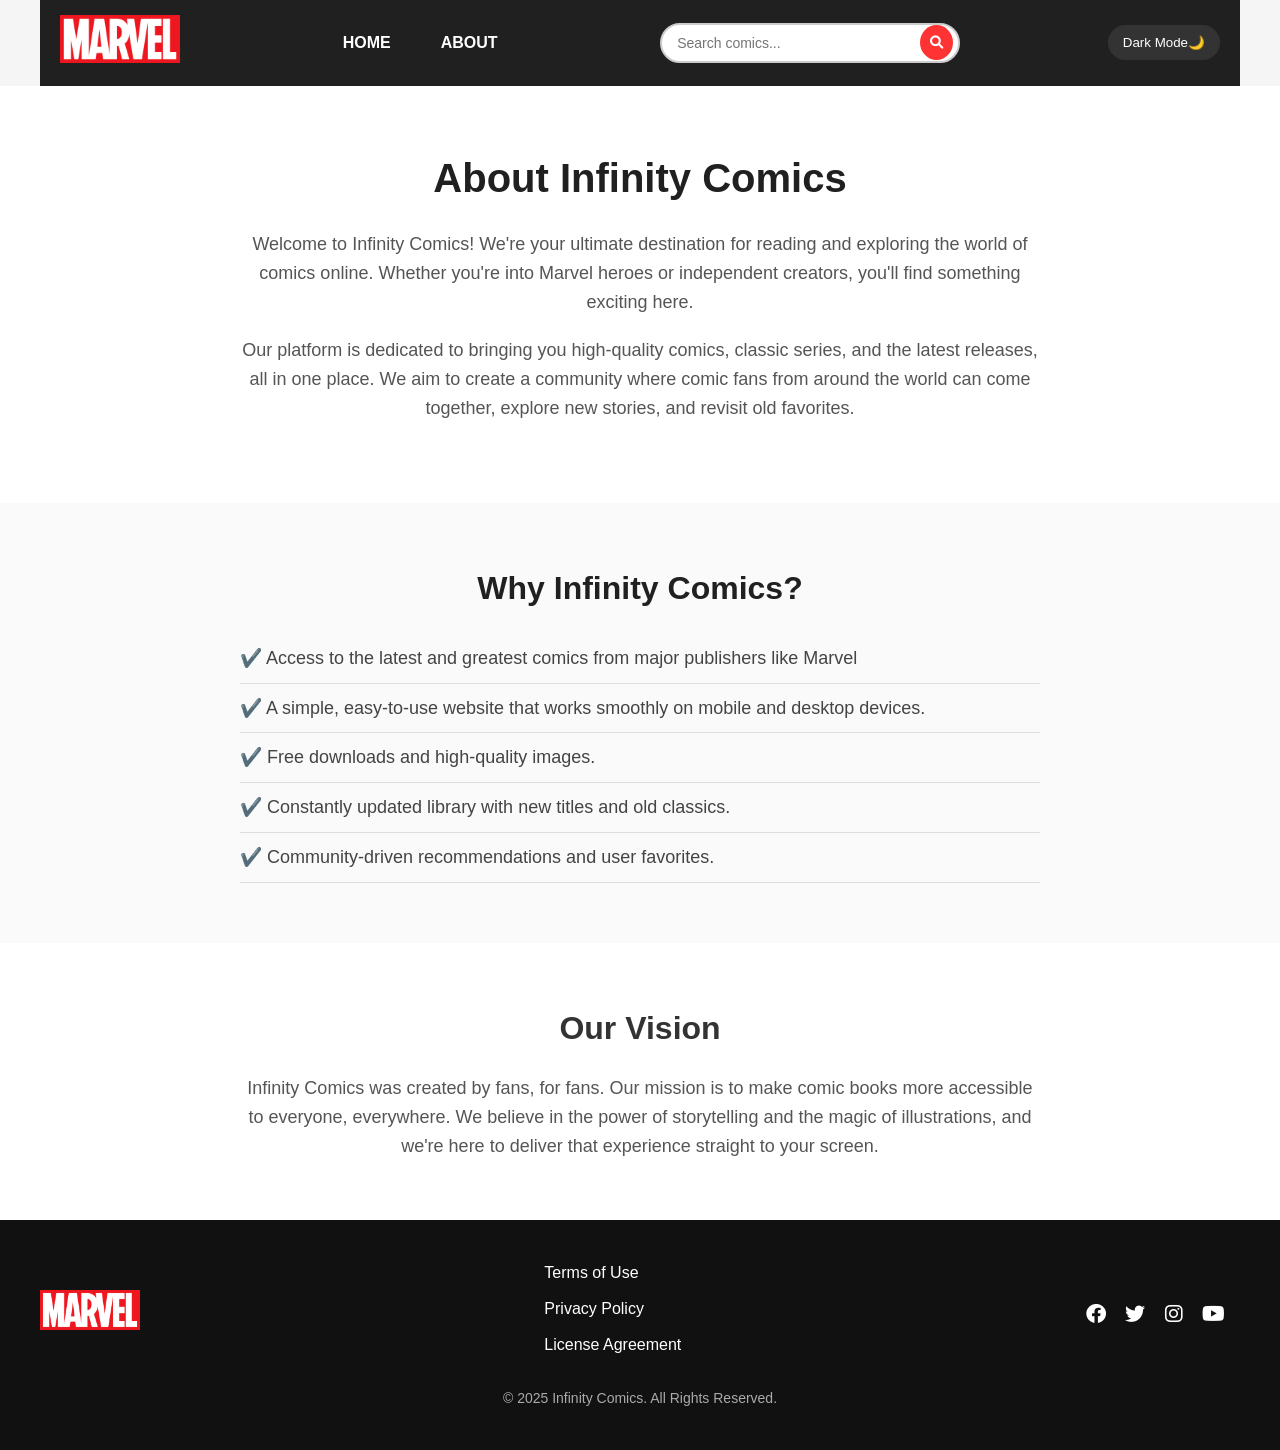
<file: about.html>
<!DOCTYPE html>
<html lang="en">
<head>
    <meta charset="UTF-8">
    <meta name="viewport" content="width=device-width, initial-scale=1.0">
    <title>About Us | Infinity Comics</title>
    <link rel="stylesheet" href="styleabout.css">
    <link rel="stylesheet" href="https://cdnjs.cloudflare.com/ajax/libs/font-awesome/6.0.0-beta3/css/all.min.css">
    <link rel="icon" type="image/png" href="imags comics/favicon-16x16.png">
</head>
<body>
    <header>
        <div class="header-container">
            <div class="logo">
                <a href="index.html">
                    <img src="imags comics/Marvel_Logo.svg.png" alt="Infinity Comics Logo">
                </a>
            </div>
            <nav class="nav-links">
                <ul>
                    <li><a href="index.html">HOME</a></li>
                    <li><a href="about.html">ABOUT</a></li>
                </ul>
            </nav>
            <div class="search-bar">
                <input type="text" id="searchInput" placeholder="Search comics...">
                <button id="searchButton"><i class="fas fa-search"></i></button>
                <div class="search-results" id="searchResults"></div>
            </div>
            <button id="dark-mode-toggle">Dark Mode🌙</button>
        </div>
    </header>

    <section class="about-section">
        <div class="container">
            <h1>About Infinity Comics</h1>
            <p>
                Welcome to Infinity Comics! We're your ultimate destination for reading and exploring the world of comics online. Whether you're into Marvel heroes or independent creators, you'll find something exciting here.
            </p>
            <p>
                Our platform is dedicated to bringing you high-quality comics, classic series, and the latest releases, all in one place. We aim to create a community where comic fans from around the world can come together, explore new stories, and revisit old favorites.
            </p>
        </div>
    </section>

    <section class="why-choose-us">
        <div class="container">
            <h2>Why Infinity Comics?</h2>
            <ul>
                <li>✔️ Access to the latest and greatest comics from major publishers like Marvel</li>
                <li>✔️ A simple, easy-to-use website that works smoothly on mobile and desktop devices.</li>
                <li>✔️ Free downloads and high-quality images.</li>
                <li>✔️ Constantly updated library with new titles and old classics.</li>
                <li>✔️ Community-driven recommendations and user favorites.</li>
            </ul>
        </div>
    </section>

    <section class="our-vision">
        <div class="container">
            <h2>Our Vision</h2>
            <p>
                Infinity Comics was created by fans, for fans. Our mission is to make comic books more accessible to everyone, everywhere. We believe in the power of storytelling and the magic of illustrations, and we're here to deliver that experience straight to your screen.
            </p>
        </div>
    </section>

    <footer>
        <div class="footer-container">
            <div class="footer-logo">
                <img src="imags comics/Marvel_Logo.svg.png" alt="Infinity Comics Logo">
            </div>
            <div class="footer-links">
                <ul>
                    <li><a href="#">Terms of Use</a></li>
                    <li><a href="#">Privacy Policy</a></li>
                    <li><a href="#">License Agreement</a></li>
                </ul>
            </div>
            <div class="footer-social">
                <div class="social-icons">
                    <a href="https://www.facebook.com/profile.php?id=61573608733528"><i class="fab fa-facebook"></i></a>
                    <a href="#"><i class="fab fa-twitter"></i></a>
                    <a href="#"><i class="fab fa-instagram"></i></a>
                    <a href="#"><i class="fab fa-youtube"></i></a>
                </div>
            </div>
        </div>
        <div class="footer-bottom">
            <p>© 2025 Infinity Comics. All Rights Reserved.</p>
        </div>
    </footer>
    <script>
      // وظيفة البحث
      function performSearch(searchTerm) {
          const searchResults = document.getElementById('searchResults');
          searchResults.innerHTML = '';
          
          if (searchTerm.trim() === '') {
              searchResults.style.display = 'none';
              return;
          }
          
          // جمع كل الكوميكس من جميع الأقسام
          const featuredComics = document.querySelectorAll('#featured-comics .comic-item');
          const moreComics = document.querySelectorAll('#more-comics .comic-item');
          const classicComics = document.querySelectorAll('#classic-comics .comic-item');
          
          const allComics = [...featuredComics, ...moreComics, ...classicComics];
          let foundResults = false;
          
          allComics.forEach(comic => {
              const title = comic.querySelector('h3').textContent.toLowerCase();
              if (title.includes(searchTerm.toLowerCase())) {
                  foundResults = true;
                  const resultItem = document.createElement('div');
                  resultItem.className = 'search-result-item';
                  
                  const imgSrc = comic.querySelector('img').src;
                  const link = comic.querySelector('a').href;
                  
                  resultItem.innerHTML = `
                      <a href="${link}">
                          <img src="${imgSrc}" alt="${title}">
                          <p>${title}</p>
                      </a>
                  `;
                  searchResults.appendChild(resultItem);
              }
          });
          
          if (foundResults) {
              searchResults.style.display = 'block';
          } else {
              searchResults.style.display = 'block';
              searchResults.innerHTML = '<p class="no-results">No comics found</p>';
          }
      }
      
      // تهيئة البحث عند تحميل الصفحة
      document.addEventListener('DOMContentLoaded', function() {
          const searchInput = document.getElementById('searchInput');
          const searchButton = document.getElementById('searchButton');
          const darkModeToggle = document.getElementById('dark-mode-toggle');
          const body = document.body;
          
          // البحث عند الضغط على الزر
          searchButton.addEventListener('click', function() {
              performSearch(searchInput.value);
          });
          
          // البحث عند الضغط على Enter
          searchInput.addEventListener('keyup', function(event) {
              if (event.key === 'Enter') {
                  performSearch(this.value.trim());
              }
          });
          
          // إخفاء نتائج البحث عند النقر خارجها
          document.addEventListener('click', function(event) {
              if (!event.target.closest('.search-bar')) {
                  document.getElementById('searchResults').style.display = 'none';
              }
          });
          
          // Dark Mode Functionality
          if (localStorage.getItem('darkMode') === 'enabled') {
              body.classList.add('dark-mode');
              darkModeToggle.textContent = 'Light Mode☀️';
          }
          
          darkModeToggle.addEventListener('click', () => {
              body.classList.toggle('dark-mode');
              const isDarkMode = body.classList.contains('dark-mode');
              darkModeToggle.textContent = isDarkMode ? 'Light Mode☀️' : 'Dark Mode🌙';
              localStorage.setItem('darkMode', isDarkMode ? 'enabled' : 'disabled');
          });
      });
      </script>
    
  
</body>
</html>
</file>
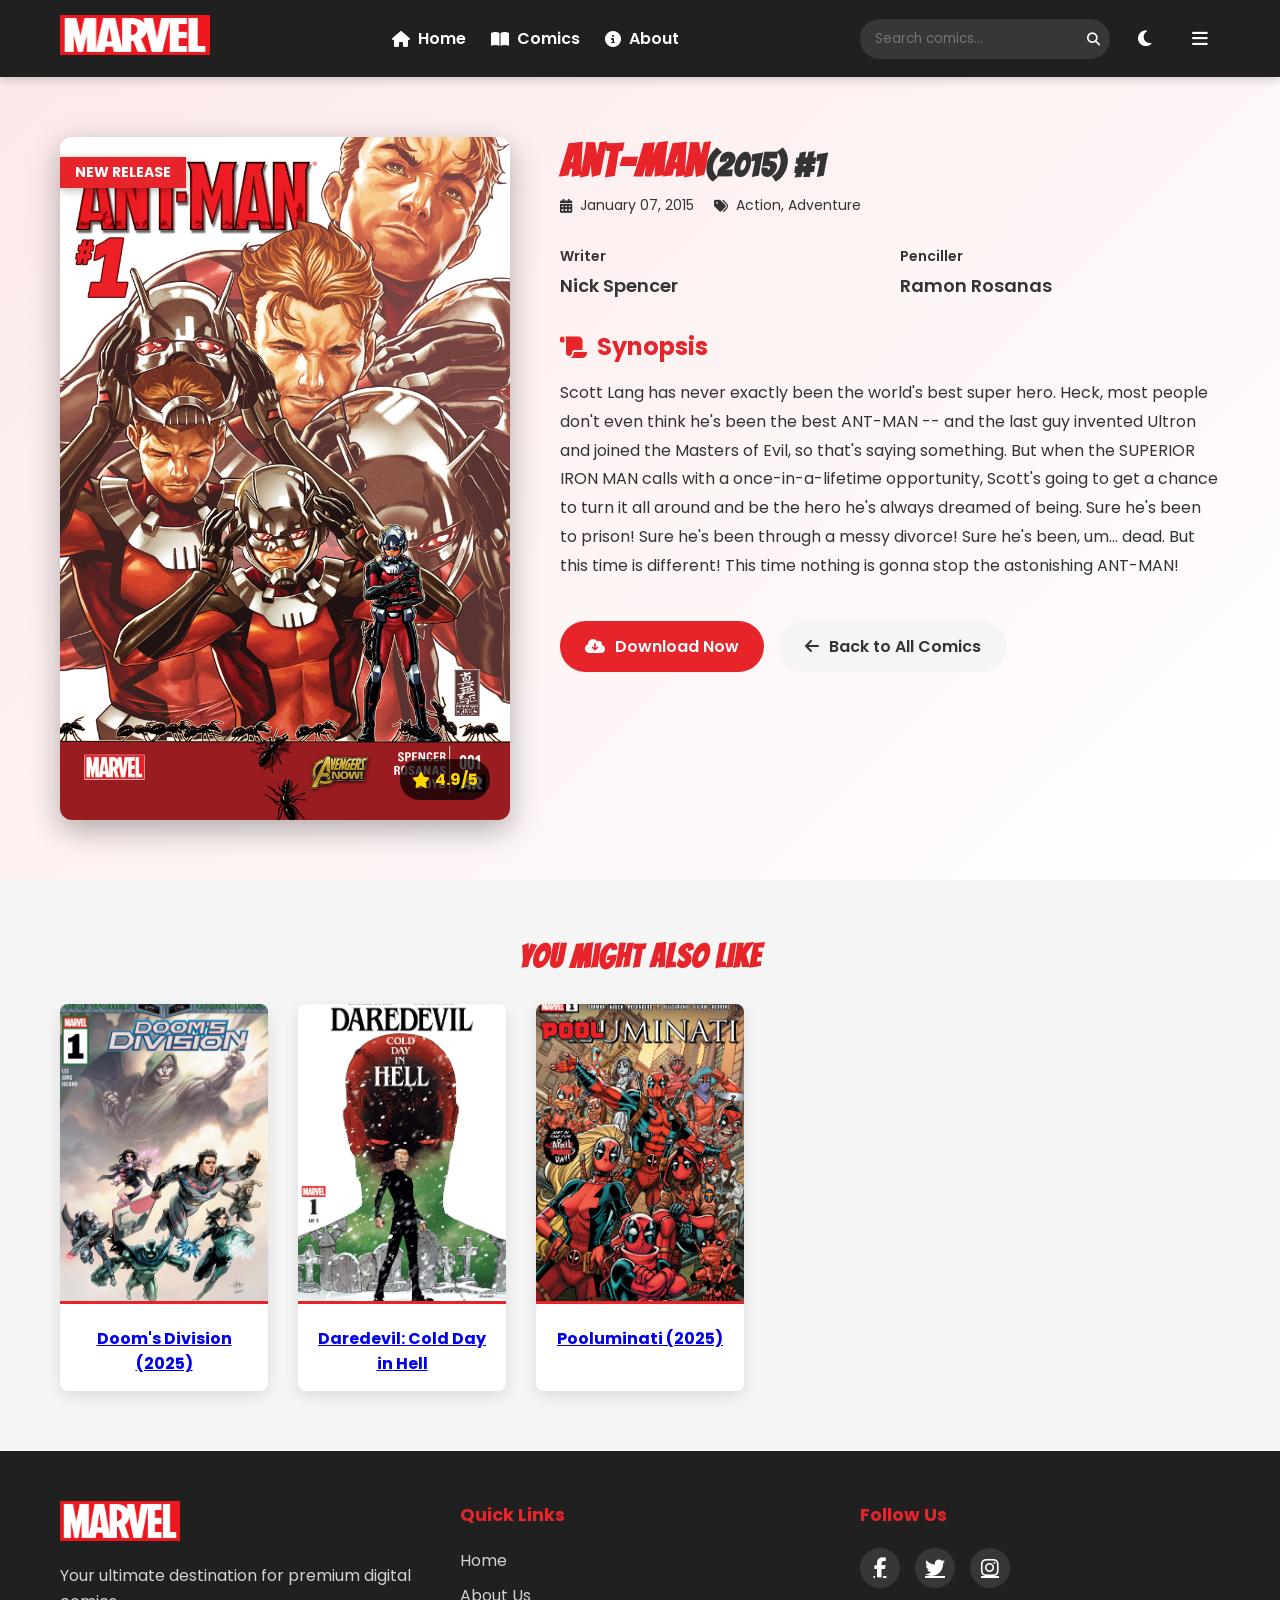
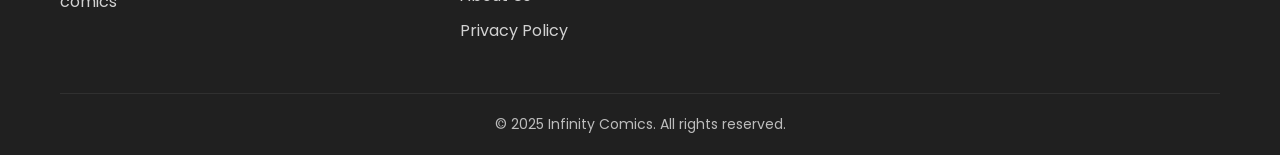
<file: antman.html>
<!DOCTYPE html>
<html lang="en">
<head>
    <meta charset="UTF-8">
    <meta name="viewport" content="width=device-width, initial-scale=1.0">
    <title>Deadpool/Wolverine (2025) | Infinity Comics</title>
    <meta name="description" content="Read Deadpool/Wolverine (2025) comic - The most unlikely team-up turned most demanded one">
    <meta name="keywords" content="Deadpool, Wolverine, Marvel Comics, Download Comics">
    <meta name="author" content="Infinity Comics">
    <link rel="icon" href="imags comics/favicon-16x16.png" type="image/png">
    <link rel="stylesheet" href="https://cdnjs.cloudflare.com/ajax/libs/font-awesome/6.4.0/css/all.min.css">
    <link rel="preconnect" href="https://fonts.googleapis.com">
    <link rel="preconnect" href="https://fonts.gstatic.com" crossorigin>
    <link href="https://fonts.googleapis.com/css2?family=Bangers&family=Poppins:wght@400;600;700&display=swap" rel="stylesheet">
    <link rel="stylesheet" href="styledare.css">
</head>
<body>
    <!-- Navigation Bar -->
    <nav class="comic-nav">
        <div class="container">
            <a href="index.html" class="logo">
                <img src="imags comics/Marvel_Logo.svg.png" alt="Infinity Comics" width="150">
            </a>
            
            <div class="nav-links">
                <a href="index.html"><i class="fas fa-home"></i> Home</a>
                <a href="comics.html"><i class="fas fa-book-open"></i> Comics</a>
                <a href="about.html"><i class="fas fa-info-circle"></i> About</a>
            </div>
            
            <div class="nav-actions">
                <div class="search-box">
                    <input type="text" placeholder="Search comics..." id="searchInput">
                    <button id="searchBtn"><i class="fas fa-search"></i></button>
                </div>
                <button id="themeToggle" aria-label="Toggle theme">
                    <i class="fas fa-moon"></i>
                </button>
                <button class="hamburger" id="menuToggle">
                    <i class="fas fa-bars"></i>
                </button>
            </div>
        </div>
    </nav>

    <!-- Comic Hero Section -->
    <section class="comic-hero">
        <div class="container">
            <div class="comic-cover-container">
                <div class="comic-cover">
                    <img src="imags comics/antman1.jpg" alt="Deadpool/Wolverine (2025) Cover" loading="lazy">
                    <span class="new-badge">New Release</span>
                    <div class="comic-rating">
                        <i class="fas fa-star"></i>
                        <span>4.9/5</span>
                    </div>
                </div>
            </div>
            
            <div class="comic-details">
                <div class="comic-header">
                    <h1>Ant-Man<span>(2015) #1</span></h1>
                    <div class="comic-meta">
                        <span class="meta-item"><i class="fas fa-calendar-alt"></i> January 07, 2015</span>
                        <span class="meta-item"><i class="fas fa-tags"></i> Action, Adventure</span>
                    </div>
                </div>
                
                <div class="comic-creators">
                    <div class="creator">
                        <h3>Writer</h3>
                        <p>Nick Spencer</p>
                    </div>
                    <div class="creator">
                        <h3>Penciller</h3>
                        <p>Ramon Rosanas</p>
                    </div>
                </div>
                
                <div class="comic-synopsis">
                    <h2><i class="fas fa-scroll"></i> Synopsis</h2>
                    <p>Scott Lang has never exactly been the world's best super hero. Heck, most people don't even think he's been the best ANT-MAN -- and the last guy invented Ultron and joined the Masters of Evil, so that's saying something. But when the SUPERIOR IRON MAN calls with a once-in-a-lifetime opportunity, Scott's going to get a chance to turn it all around and be the hero he's always dreamed of being. Sure he's been to prison! Sure he's been through a messy divorce! Sure he's been, um... dead. But this time is different! This time nothing is gonna stop the astonishing ANT-MAN!</p>
                </div>
                
                <div class="comic-actions">
                    <a href="https://www.mediafire.com/file/59u5qdl45s1j59e/Ant-Man_v01_-_Second-Chance_Man_%25282015%2529_%2528Digital%2529_%2528F%2529_%2528Kileko-Empire%2529.cbz/file" download class="download-btn">
                        <i class="fas fa-cloud-download-alt"></i> Download Now
                    </a>
                    <a href="index.html" class="back-btn">
                        <i class="fas fa-arrow-left"></i> Back to All Comics
                    </a>
                </div>
            </div>
        </div>
    </section>

    <!-- Recommended Comics -->
    <section class="recommended-comics">
        <div class="container">
            <h2>You Might Also Like</h2>
            <div class="comics-grid">
                <div class="comic-card">
                    <a href="sam.html">
                        <img src="imags comics/Doom's Division.jpg" alt="Doom's Division">
                        <h3>Doom's Division (2025)</h3>
                    </a>
                </div>
                <div class="comic-card">
                    <a href="red.html">
                        <img src="imags comics/Daredevil Cold Day in Hell.jpg" alt="Daredevil">
                        <h3>Daredevil: Cold Day in Hell</h3>
                    </a>
                </div>
                <div class="comic-card">
                    <a href="index.html">
                        <img src="imags comics/POOLUMINATI.jpg" alt="Pooluminati">
                        <h3>Pooluminati (2025)</h3>
                    </a>
                </div>
            </div>
        </div>
    </section>

    <!-- Footer -->
    <footer class="comic-footer">
        <div class="container">
            <div class="footer-content">
                <div class="footer-brand">
                    <img src="imags comics/Marvel_Logo.svg.png" alt="Infinity Comics" width="120">
                    <p>Your ultimate destination for premium digital comics</p>
                </div>
                
                <div class="footer-links">
                    <h3>Quick Links</h3>
                    <ul>
                        <li><a href="index.html">Home</a></li>
                        <li><a href="about.html">About Us</a></li>
                        <li><a href="#">Privacy Policy</a></li>
                    </ul>
                </div>
                
                <div class="footer-social">
                    <h3>Follow Us</h3>
                    <div class="social-links">
                        <a href="https://www.facebook.com/profile.php?id=61573608733528" aria-label="Facebook"><i class="fab fa-facebook-f"></i></a>
                        <a href="#" aria-label="Twitter"><i class="fab fa-twitter"></i></a>
                        <a href="#" aria-label="Instagram"><i class="fab fa-instagram"></i></a>
                    </div>
                </div>
            </div>
            
            <div class="footer-bottom">
                <p>&copy; 2025 Infinity Comics. All rights reserved.</p>
            </div>
        </div>
    </footer>

    <script src="comicpage.js"></script>
</body>
</html>
</file>
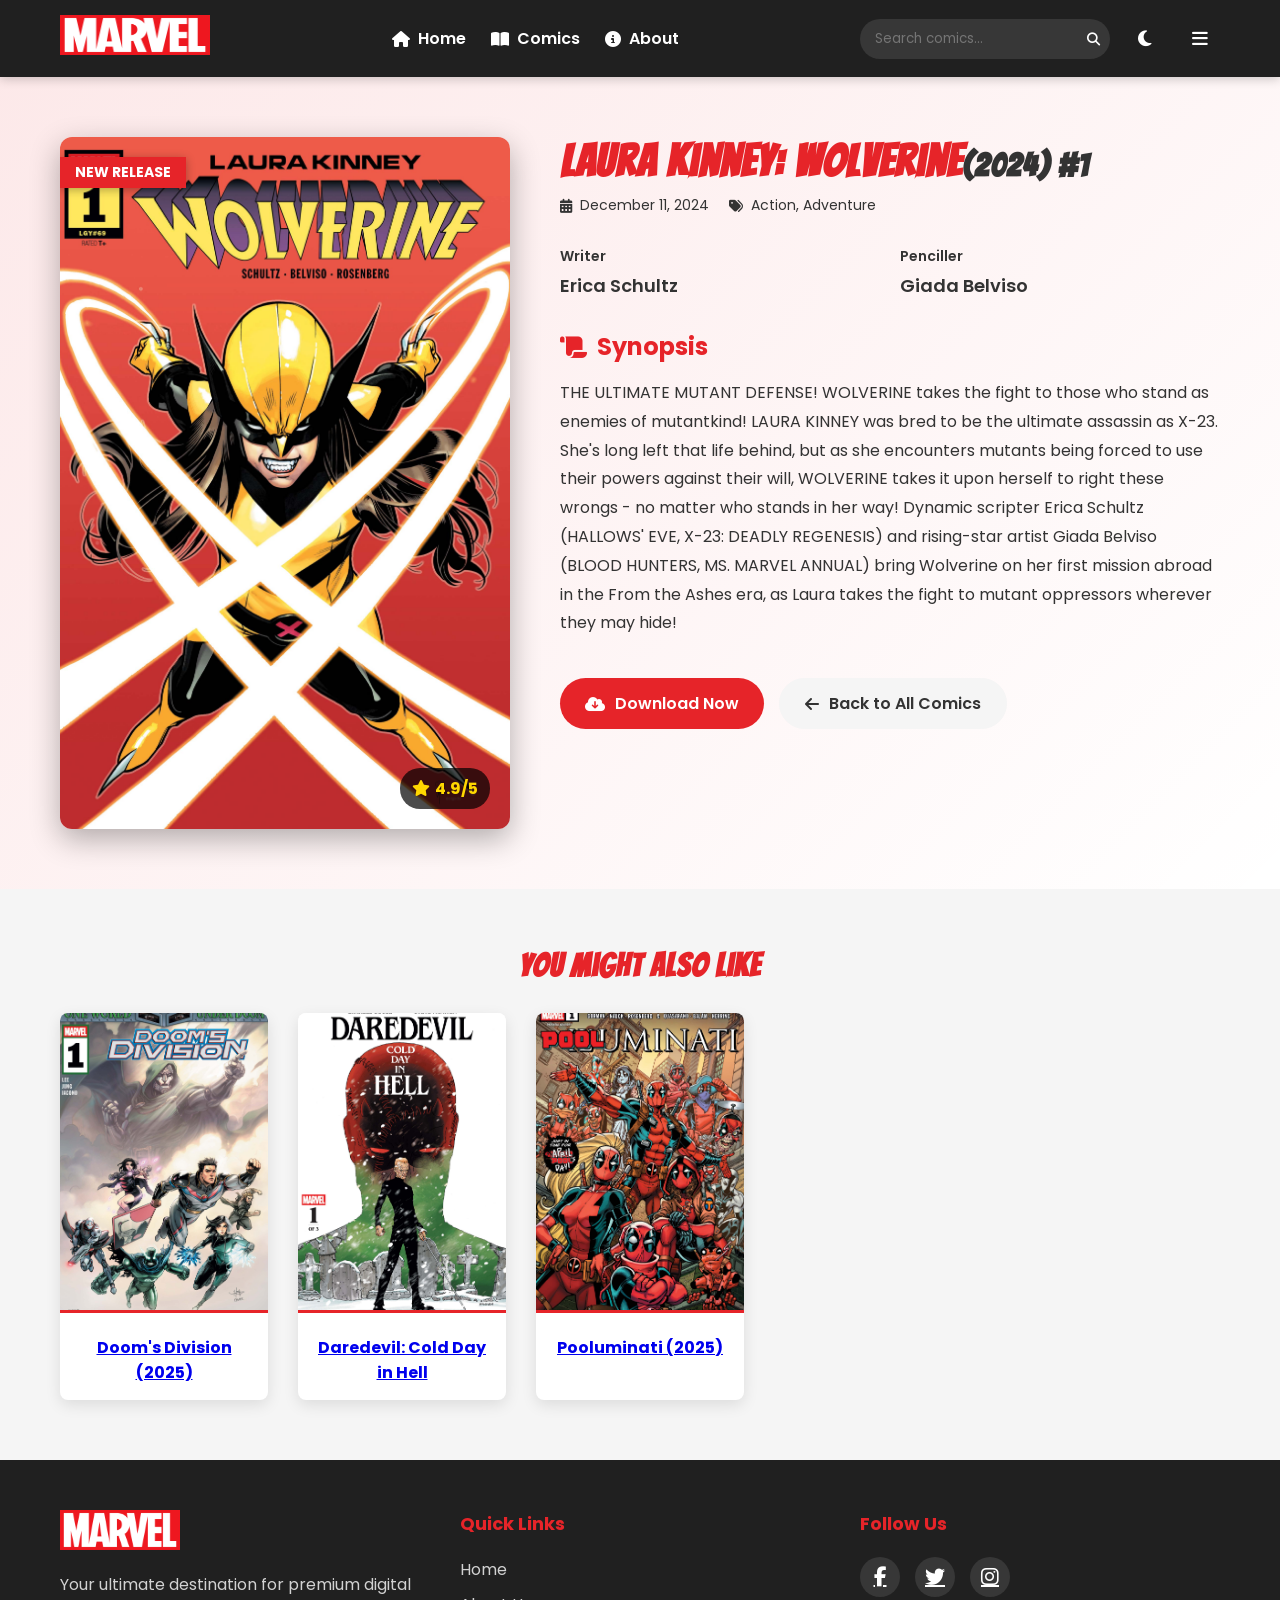
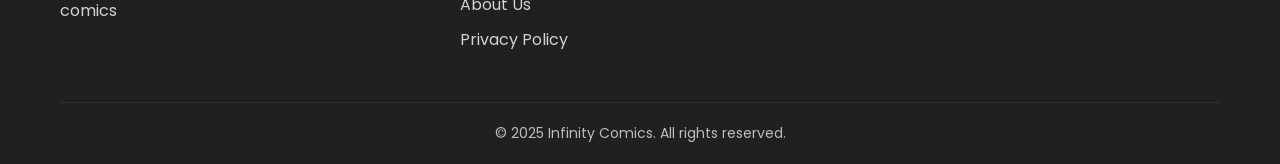
<file: dare.html>
<!DOCTYPE html>
<html lang="en">
<head>
    <meta charset="UTF-8">
    <meta name="viewport" content="width=device-width, initial-scale=1.0">
    <title>Deadpool/Wolverine (2025) | Infinity Comics</title>
    <meta name="description" content="Read Deadpool/Wolverine (2025) comic - The most unlikely team-up turned most demanded one">
    <meta name="keywords" content="Deadpool, Wolverine, Marvel Comics, Download Comics">
    <meta name="author" content="Infinity Comics">
    <link rel="icon" href="imags comics/favicon-16x16.png" type="image/png">
    <link rel="stylesheet" href="https://cdnjs.cloudflare.com/ajax/libs/font-awesome/6.4.0/css/all.min.css">
    <link rel="preconnect" href="https://fonts.googleapis.com">
    <link rel="preconnect" href="https://fonts.gstatic.com" crossorigin>
    <link href="https://fonts.googleapis.com/css2?family=Bangers&family=Poppins:wght@400;600;700&display=swap" rel="stylesheet">
    <link rel="stylesheet" href="styledare.css">
</head>
<body>
    <!-- Navigation Bar -->
    <nav class="comic-nav">
        <div class="container">
            <a href="index.html" class="logo">
                <img src="imags comics/Marvel_Logo.svg.png" alt="Infinity Comics" width="150">
            </a>
            
            <div class="nav-links">
                <a href="index.html"><i class="fas fa-home"></i> Home</a>
                <a href="comics.html"><i class="fas fa-book-open"></i> Comics</a>
                <a href="about.html"><i class="fas fa-info-circle"></i> About</a>
            </div>
            
            <div class="nav-actions">
                <div class="search-box">
                    <input type="text" placeholder="Search comics..." id="searchInput">
                    <button id="searchBtn"><i class="fas fa-search"></i></button>
                </div>
                <button id="themeToggle" aria-label="Toggle theme">
                    <i class="fas fa-moon"></i>
                </button>
                <button class="hamburger" id="menuToggle">
                    <i class="fas fa-bars"></i>
                </button>
            </div>
        </div>
    </nav>

    <!-- Comic Hero Section -->
    <section class="comic-hero">
        <div class="container">
            <div class="comic-cover-container">
                <div class="comic-cover">
                    <img src="imags comics/Laura Kinney Wolverine.jpg" alt="Deadpool/Wolverine (2025) Cover" loading="lazy">
                    <span class="new-badge">New Release</span>
                    <div class="comic-rating">
                        <i class="fas fa-star"></i>
                        <span>4.9/5</span>
                    </div>
                </div>
            </div>
            
            <div class="comic-details">
                <div class="comic-header">
                    <h1>Laura Kinney: Wolverine<span>(2024) #1</span></h1>
                    <div class="comic-meta">
                        <span class="meta-item"><i class="fas fa-calendar-alt"></i>December 11, 2024</span>
                        <span class="meta-item"><i class="fas fa-tags"></i> Action, Adventure</span>
                    </div>
                </div>
                
                <div class="comic-creators">
                    <div class="creator">
                        <h3>Writer</h3>
                        <p>Erica Schultz</p>
                    </div>
                    <div class="creator">
                        <h3>Penciller</h3>
                        <p>Giada Belviso</p>
                    </div>
                </div>
                
                <div class="comic-synopsis">
                    <h2><i class="fas fa-scroll"></i> Synopsis</h2>
                    <p>THE ULTIMATE MUTANT DEFENSE! WOLVERINE takes the fight to those who stand as enemies of mutantkind! LAURA KINNEY was bred to be the ultimate assassin as X-23. She's long left that life behind, but as she encounters mutants being forced to use their powers against their will, WOLVERINE takes it upon herself to right these wrongs - no matter who stands in her way! Dynamic scripter Erica Schultz (HALLOWS' EVE, X-23: DEADLY REGENESIS) and rising-star artist Giada Belviso (BLOOD HUNTERS, MS. MARVEL ANNUAL) bring Wolverine on her first mission abroad in the From the Ashes era, as Laura takes the fight to mutant oppressors wherever they may hide!</p>
                </div>
                
                <div class="comic-actions">
                    <a href="https://www.mediafire.com/file/06vjhkgi7lueruy/Laura_Kinney_-_Wolverine_001_%25282025%2529_%2528digital%2529_%2528Marika-Empire%2529.cbz/file" download class="download-btn">
                        <i class="fas fa-cloud-download-alt"></i> Download Now
                    </a>
                    <a href="index.html" class="back-btn">
                        <i class="fas fa-arrow-left"></i> Back to All Comics
                    </a>
                </div>
            </div>
        </div>
    </section>

    <!-- Recommended Comics -->
    <section class="recommended-comics">
        <div class="container">
            <h2>You Might Also Like</h2>
            <div class="comics-grid">
                <div class="comic-card">
                    <a href="sam.html">
                        <img src="imags comics/Doom's Division.jpg" alt="Doom's Division">
                        <h3>Doom's Division (2025)</h3>
                    </a>
                </div>
                <div class="comic-card">
                    <a href="red.html">
                        <img src="imags comics/Daredevil Cold Day in Hell.jpg" alt="Daredevil">
                        <h3>Daredevil: Cold Day in Hell</h3>
                    </a>
                </div>
                <div class="comic-card">
                    <a href="#">
                        <img src="imags comics/POOLUMINATI.jpg" alt="Pooluminati">
                        <h3>Pooluminati (2025)</h3>
                    </a>
                </div>
            </div>
        </div>
    </section>

    <!-- Footer -->
    <footer class="comic-footer">
        <div class="container">
            <div class="footer-content">
                <div class="footer-brand">
                    <img src="imags comics/Marvel_Logo.svg.png" alt="Infinity Comics" width="120">
                    <p>Your ultimate destination for premium digital comics</p>
                </div>
                
                <div class="footer-links">
                    <h3>Quick Links</h3>
                    <ul>
                        <li><a href="index.html">Home</a></li>
                        <li><a href="about.html">About Us</a></li>
                        <li><a href="#">Privacy Policy</a></li>
                    </ul>
                </div>
                
                <div class="footer-social">
                    <h3>Follow Us</h3>
                    <div class="social-links">
                        <a href="https://www.facebook.com/profile.php?id=61573608733528" aria-label="Facebook"><i class="fab fa-facebook-f"></i></a>
                        <a href="#" aria-label="Twitter"><i class="fab fa-twitter"></i></a>
                        <a href="#" aria-label="Instagram"><i class="fab fa-instagram"></i></a>
                    </div>
                </div>
            </div>
            
            <div class="footer-bottom">
                <p>&copy; 2025 Infinity Comics. All rights reserved.</p>
            </div>
        </div>
    </footer>

    <script src="comicpage.js"></script>
</body>
</html>
</file>
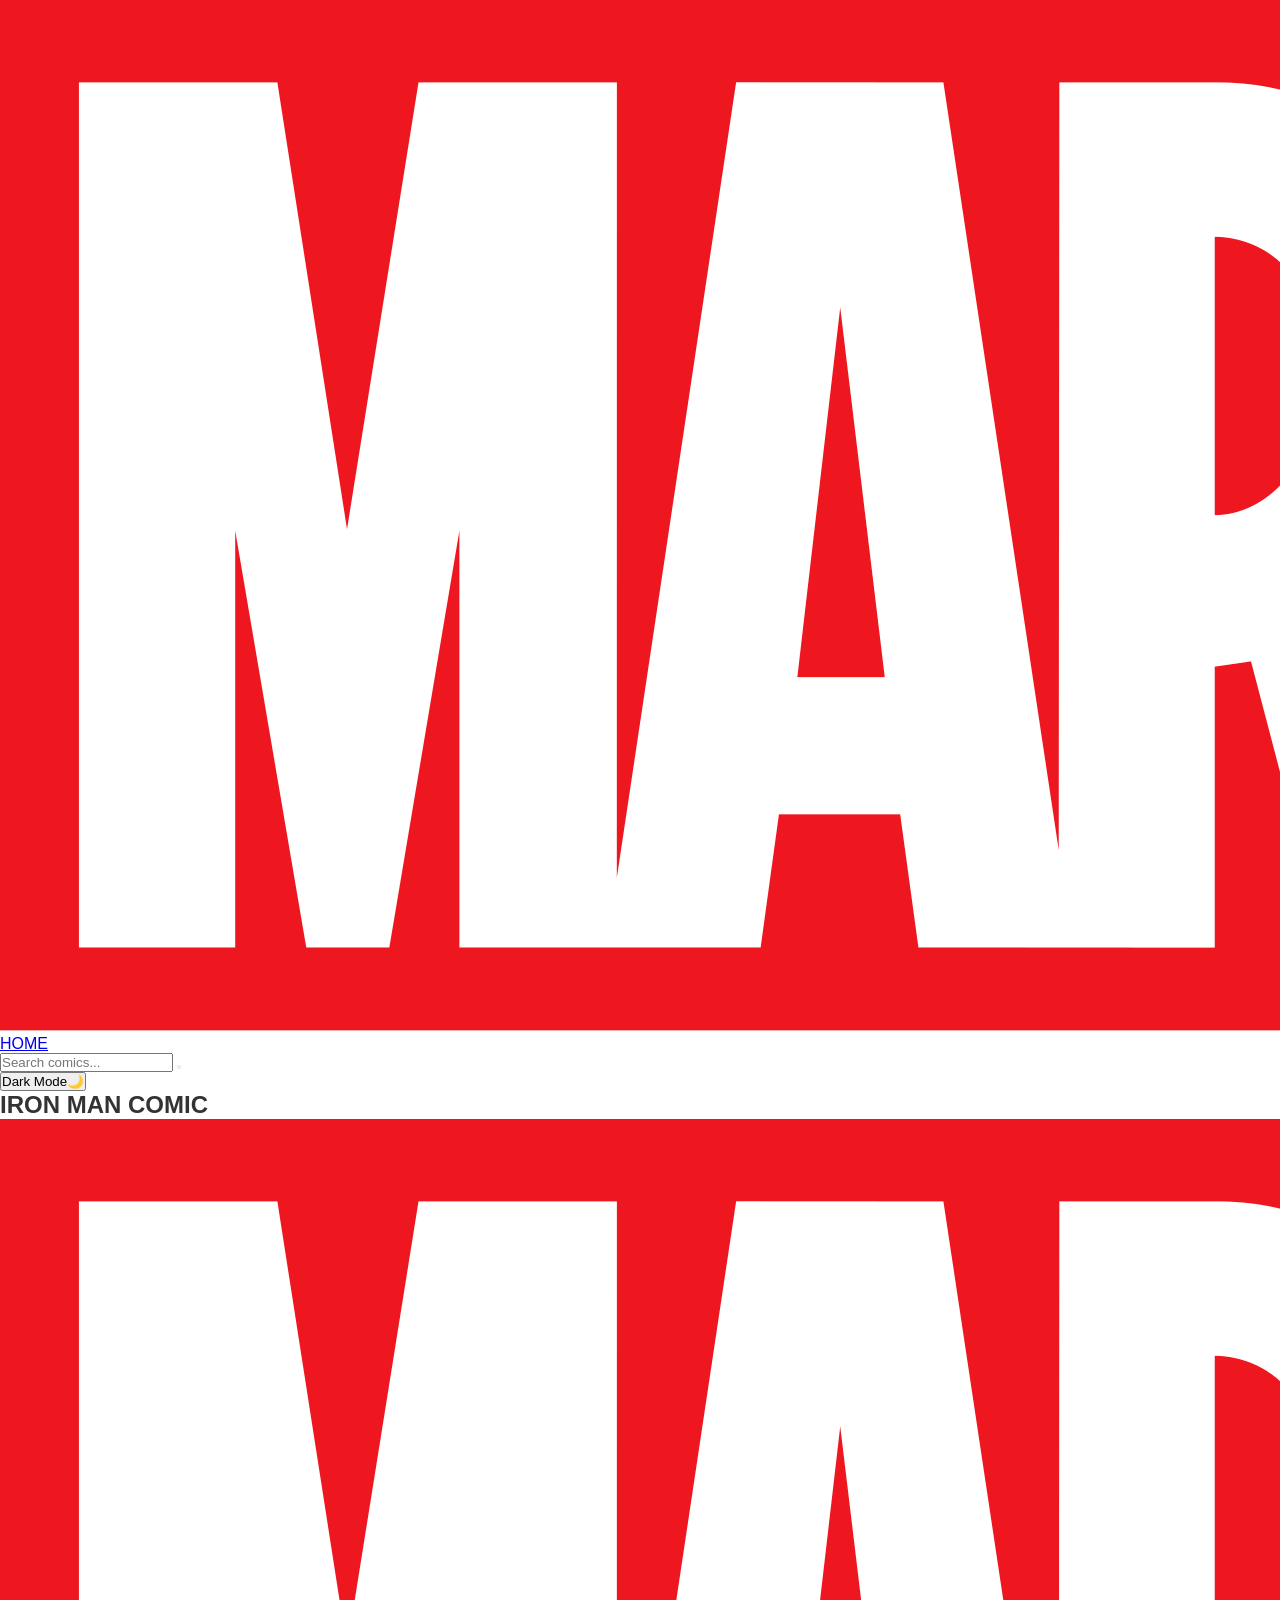
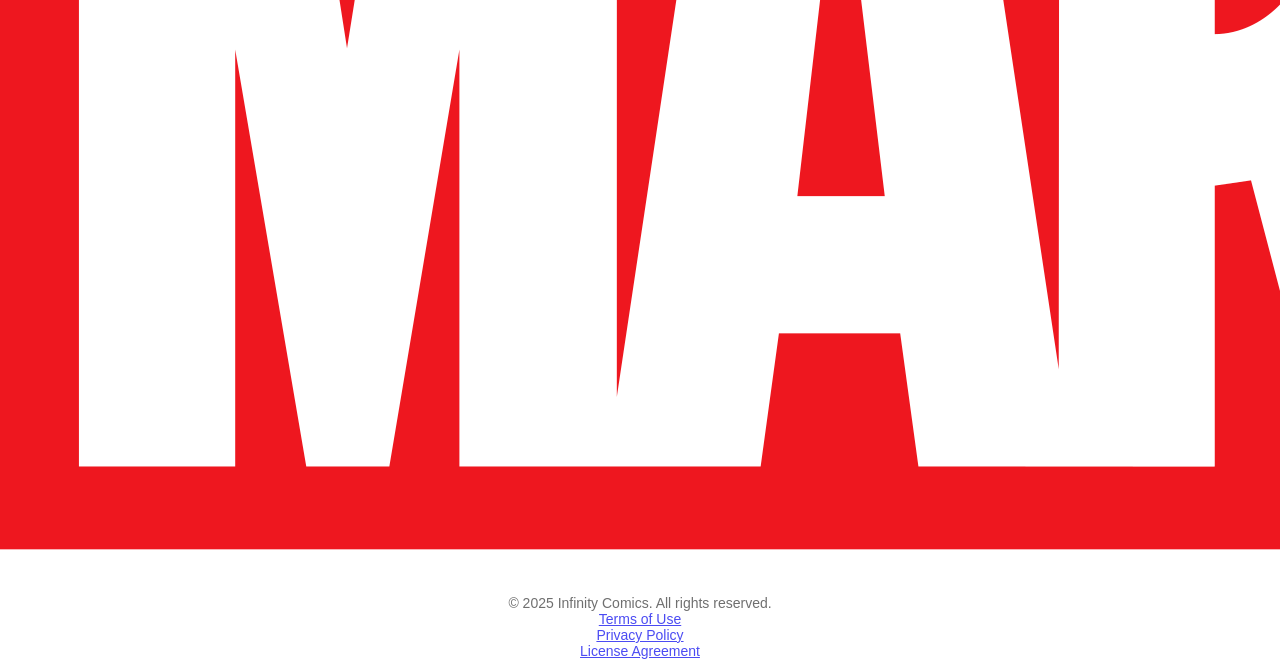
<file: ironman.html>
<!DOCTYPE html>
<html lang="en">
<head>
  <link rel="icon" type="image/png" href="imags comics/favicon-16x16.png">  
  <meta charset="UTF-8">
  <meta name="viewport" content="width=device-width, initial-scale=1.0">
  <title>Infinity Comics | Iron Man</title>
  <link rel="stylesheet" href="styledare.css">
</head>
<body>
  <header>
    <div>
      <img src="imags comics/Marvel_Logo.svg.png" class="logo2">
      <nav class="nav-links0">
        <ul>
        <a href="index.html">HOME</a>
        </ul>
      </nav>
    </div>
    <div class="search-bar">
      <input type="text" id="searchInput" placeholder="Search comics...">
      <button id="searchButton"><i class="fas fa-search"></i></button>
  </div>
</div>
<button id="dark-mode-toggle">Dark Mode🌙</button>
</div>
  </header>

  <section class="comics-section">
    <h2>IRON MAN COMIC</h2>
    <div class="comics-container" id="ironmancomicsContainer"></div>
  </section>

  <footer>
    <div class="footer-container">
        <div class="footer-logo">
            <img src="imags comics/Marvel_Logo.svg.png" alt="Logo"> 
        </div>
        <div class="footer-links">
            <ul>
                <li><a href="#"></a></li>
            </ul>
        </div>
        <div class="footer-social">
            <h3></h3>
            <div class="social-icons">
                <a href="https://www.facebook.com/profile.php?id=61573608733528" class="face"><i class="fab fa-facebook"></i></a>
                <a href="#"><i class="fab fa-twitter"></i></a>
                <a href="#"><i class="fab fa-instagram"></i></a>
                <a href="#"><i class="fab fa-youtube"></i></a>
            </div>
        </div>
    </div>
    <div class="footer-bottom">
        <p>© 2025 Infinity Comics. All rights reserved.</p>
        <ul>
            <li><a href="#">Terms of Use</a></li>
            <li><a href="#">Privacy Policy</a></li>
            <li><a href="#">License Agreement</a></li>
        </ul>
    </div>
</footer>

  <script src="https://code.jquery.com/jquery-3.6.0.min.js"></script>
  <script src="scripts.js"></script>
</body>
</html>
</file>
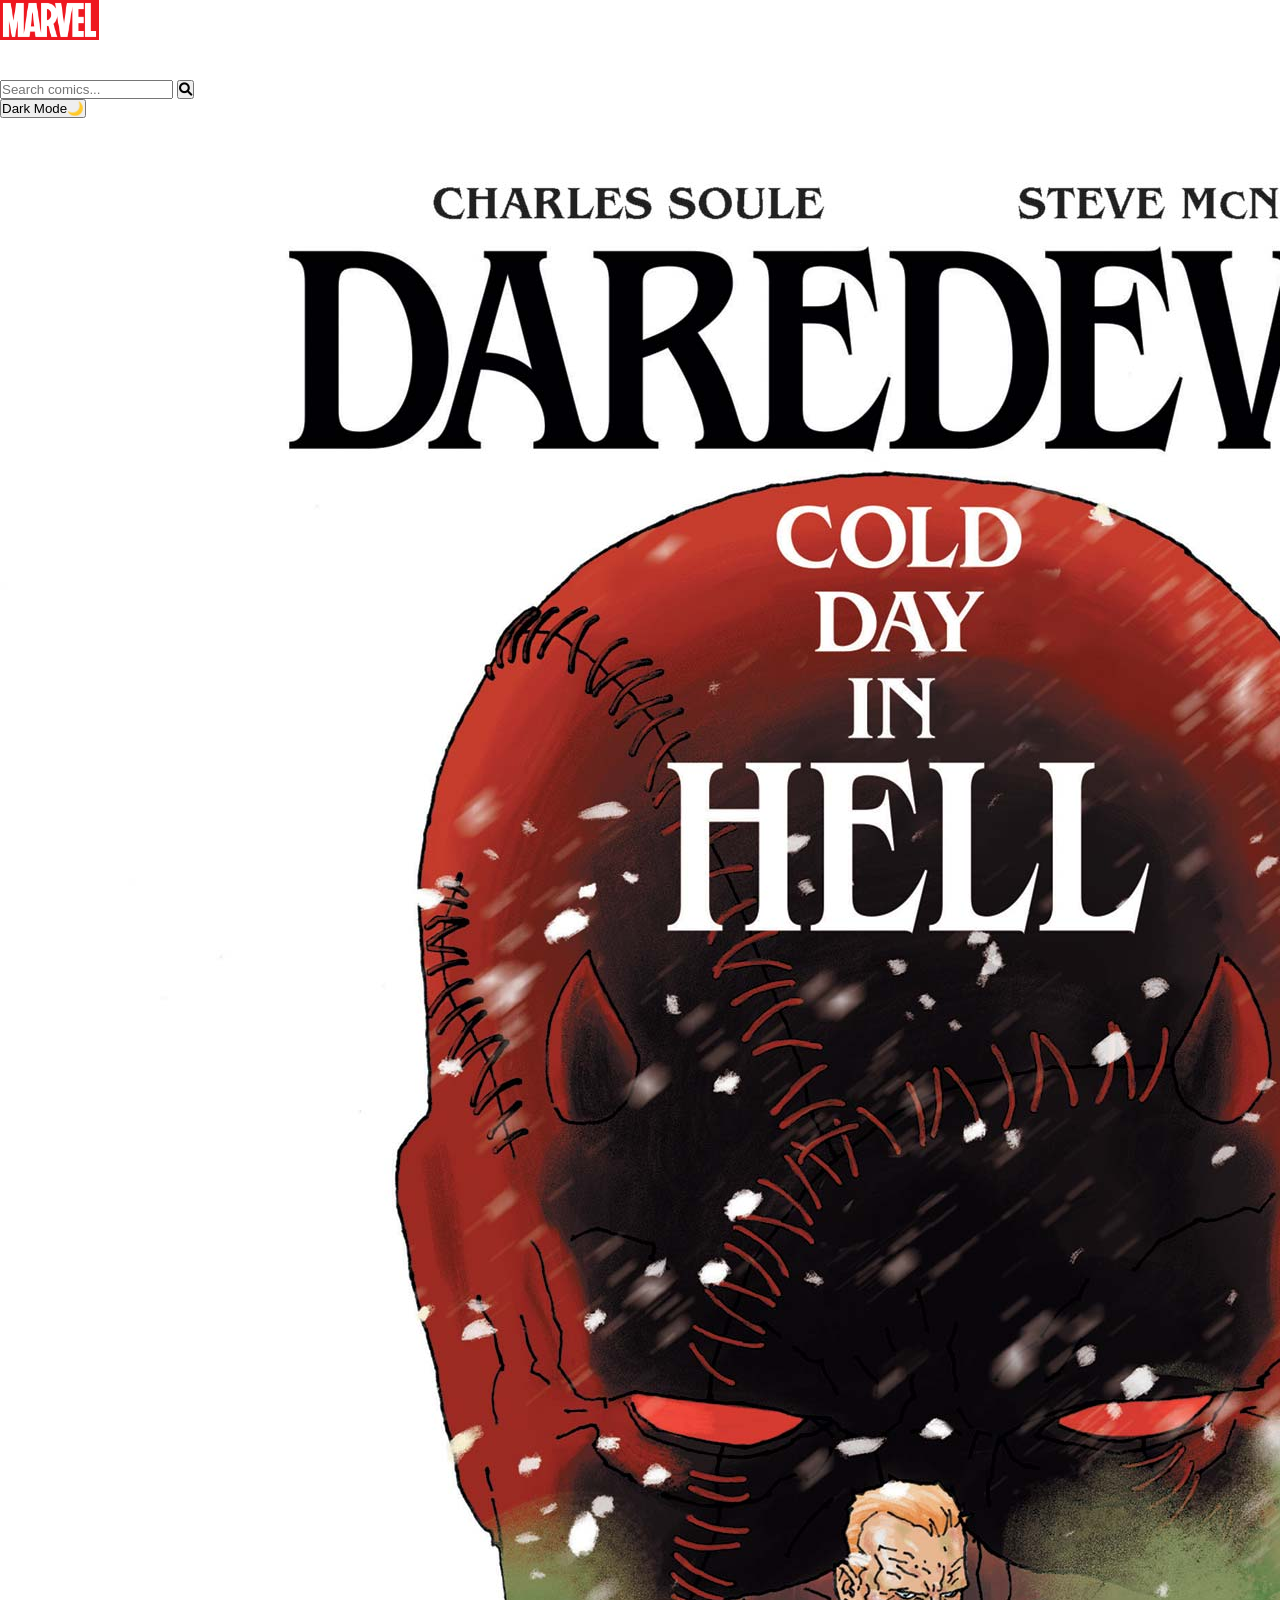
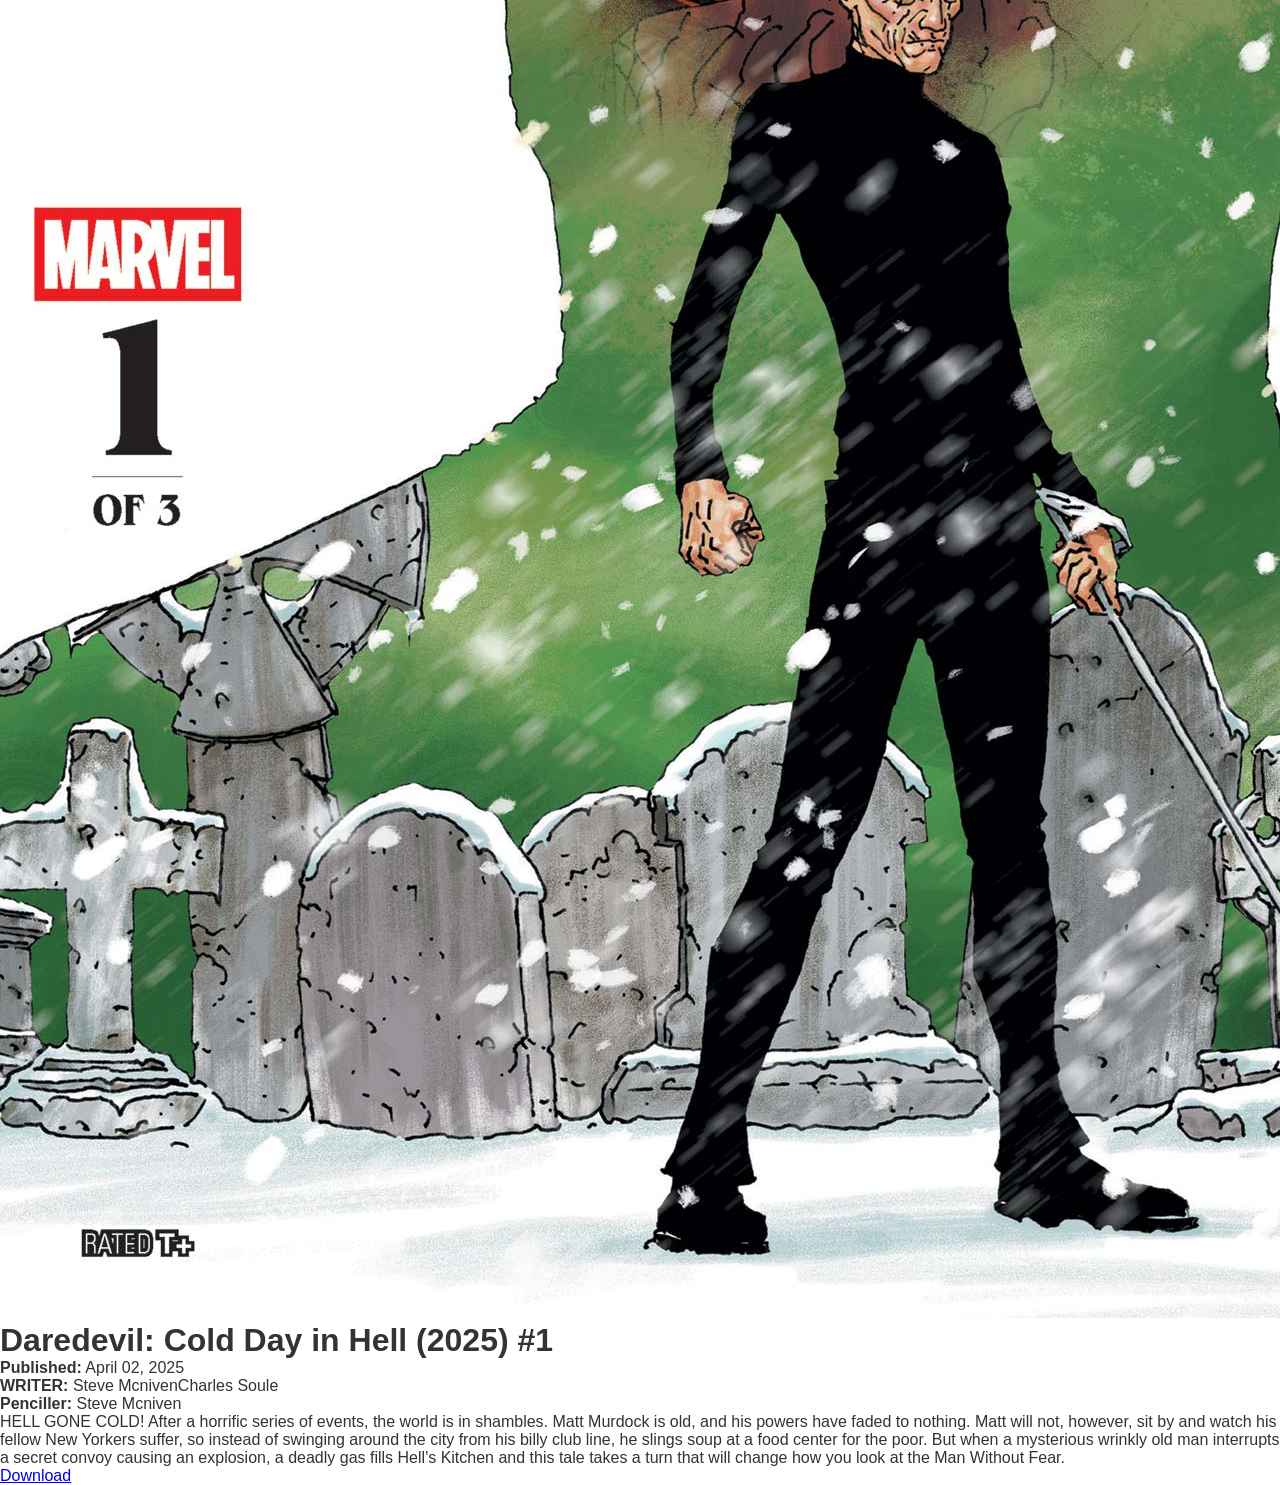
<file: red.html>
<!DOCTYPE html>
<html lang="ar">
<head>
    <meta charset="UTF-8">
    <meta name="viewport" content="width=device-width, initial-scale=1.0">
    <title>Daredevil: Cold Day in Hell (2025)</title>
    <meta name="description" content="Read the best and latest comics including Marvel, DC, and independent creators">
    <meta name="keywords" content="Comics, Marvel Comics, DC Comics, Download Comics">
    <meta name="author" content="Infinity Comics - Mohamed Hassan">
    <link rel="icon" type="image/png" href="imags comics/favicon-16x16.png">
    <link rel="stylesheet" href="styledare.css">
    <link rel="stylesheet" href="https://cdnjs.cloudflare.com/ajax/libs/font-awesome/6.0.0-beta3/css/all.min.css">
</head>
<body>
    <header>
        <div class="header-container">
            <div class="logo">
                <a href="index.html">
                    <img src="imags comics/Marvel_Logo.svg.png" alt="Marvel Logo">
                </a>
            </div>
            <nav class="nav-links">
                <ul>
                    <li><a href="index.html">HOME</a></li>
                    <li><a href="about.html">ABOUT</a></li>
                </ul>
            </nav>
            <div class="search-bar">
                <input type="text" id="searchInput" placeholder="Search comics...">
                <button id="searchButton"><i class="fas fa-search"></i></button>
            </div>
            <button id="dark-mode-toggle">Dark Mode🌙</button>
        </div>
    </header>

    <main class="comic-container">
        <div class="comic-image">
            <img src="imags comics/Daredevil Cold Day in Hell.jpg" alt="Doom's Division (2025)">
        </div>
        <div class="comic-details">
            <h1>Daredevil: Cold Day in Hell (2025) #1</h1>
            <p class="Published"><strong>Published:</strong> April 02, 2025</p>
            <p class="WRITER"><strong>WRITER:</strong> Steve McnivenCharles Soule</p>
            <p class="Penciller"><strong>Penciller:</strong> Steve Mcniven</p>
            <p class="bio"> HELL GONE COLD! After a horrific series of events, the world is in shambles. Matt Murdock is old, and his powers have faded to nothing. Matt will not, however, sit by and watch his fellow New Yorkers suffer, so instead of swinging around the city from his billy club line, he slings soup at a food center for the poor. But when a mysterious wrinkly old man interrupts a secret convoy causing an explosion, a deadly gas fills Hell's Kitchen and this tale takes a turn that will change how you look at the Man Without Fear.  </p>
            <div class="buttons">
                <a href="https://www.mediafire.com/file/pziwjfgqxpmvwm6/Daredevil_-_Cold_Day_In_Hell_001_%25282025%2529_%2528Digital%2529_%2528Shan-Empire%2529.cbz/file" download class="btn download">Download</a>
            </div>
        </div>
    </main>

    <script>
      // Dark Mode Functionality
document.addEventListener('DOMContentLoaded', function() {
    const darkModeToggle = document.getElementById('dark-mode-toggle');
    const body = document.body;
    
    // Check for saved dark mode preference
    if (localStorage.getItem('darkMode') === 'enabled') {
        body.classList.add('dark-mode');
        darkModeToggle.textContent = 'Light Mode☀️';
    }
    
    // Toggle dark mode
    darkModeToggle.addEventListener('click', () => {
        body.classList.toggle('dark-mode');
        const isDarkMode = body.classList.contains('dark-mode');
        
        darkModeToggle.textContent = isDarkMode ? 'Light Mode☀️' : 'Dark Mode🌙';
        localStorage.setItem('darkMode', isDarkMode ? 'enabled' : 'disabled');
    });
    
    // Search Functionality
    const searchButton = document.getElementById('searchButton');
    searchButton.addEventListener('click', function() {
        const searchTerm = document.getElementById('searchInput').value.trim();
        if (searchTerm) {
            alert(`Searching for: ${searchTerm}`);
            // Here you would implement actual search functionality
            // window.location.href = `search.html?q=${encodeURIComponent(searchTerm)}`;
        }
    });
    
    // Search on Enter key
    document.getElementById('searchInput').addEventListener('keyup', function(event) {
        if (event.key === 'Enter') {
            searchButton.click();
        }
    });
});
    </script>
</body>
</html>
</file>
<file: styleabout.css>
/* Base Styles */
* {
  margin: 0;
  padding: 0;
  box-sizing: border-box;
}

body {
  font-family: Arial, sans-serif;
  background-color: #f5f5f5;
  color: #333;
  line-height: 1.6;
  transition: all 0.3s ease;
}

.dark-mode {
  background-color: #121212;
  color: #ffffff;
}

.dark-mode .about-section,
.dark-mode .why-choose-us,
.dark-mode .our-vision {
  background-color: #1e1e1e;
  color: #ffffff;
}

.dark-mode .about-section h1,
.dark-mode .why-choose-us h2,
.dark-mode .our-vision h2 {
  color: #ffffff;
}

.dark-mode .about-section p,
.dark-mode .our-vision p,
.dark-mode .why-choose-us ul li {
  color: #dddddd;
}

/* Header Styles */
.header-container {
  display: flex;
  justify-content: space-between;
  align-items: center;
  background-color: #202020;
  padding: 15px 20px;
  flex-wrap: wrap;
  gap: 15px;
  max-width: 1200px;
  margin: 0 auto;
}

.logo img {
  width: 120px;
  transition: transform 0.3s ease;
}

.logo img:hover {
  transform: scale(1.05);
}

.nav-links ul {
  display: flex;
  gap: 20px;
  list-style: none;
}

.nav-links ul li a {
  color: white;
  text-decoration: none;
  font-weight: bold;
  padding: 8px 15px;
  border-radius: 5px;
  transition: all 0.3s ease;
}

.nav-links ul li a:hover {
  color: #fff;
  background-color: #ff0000;
}

/* Search Bar Styles */
.search-bar {
  display: flex;
  align-items: center;
  position: relative;
  flex-grow: 1;
  max-width: 300px;
}

.search-bar input {
  padding: 10px 15px;
  border: 2px solid #ccc;
  border-radius: 25px;
  font-size: 14px;
  width: 100%;
  transition: all 0.3s ease;
}

.search-bar input:focus {
  border-color: #ff3333;
  box-shadow: 0 0 5px rgba(255, 51, 51, 0.5);
}

.search-bar button {
  background-color: #ff3333;
  color: white;
  border: none;
  padding: 10px;
  margin-left: -40px;
  border-radius: 50%;
  cursor: pointer;
  transition: background-color 0.3s ease;
}

.search-bar button:hover {
  background-color: #e60000;
}

.search-results {
  position: absolute;
  top: 100%;
  left: 0;
  right: 0;
  background: white;
  border: 1px solid #ddd;
  border-radius: 5px;
  box-shadow: 0 4px 8px rgba(0,0,0,0.1);
  z-index: 1000;
  max-height: 400px;
  overflow-y: auto;
  display: none;
}

.dark-mode .search-results {
  background: #333;
  border-color: #555;
}

.search-result-item {
  padding: 10px;
  border-bottom: 1px solid #eee;
}

.dark-mode .search-result-item {
  border-color: #555;
}

.search-result-item:hover {
  background-color: #f5f5f5;
}

.dark-mode .search-result-item:hover {
  background-color: #444;
}

.search-result-item a {
  display: flex;
  align-items: center;
  text-decoration: none;
  color: #333;
}

.dark-mode .search-result-item a {
  color: #eee;
}

.search-result-item img {
  width: 50px;
  height: 70px;
  object-fit: cover;
  margin-right: 10px;
  border-radius: 3px;
}

.search-result-item p {
  margin: 0;
  font-size: 14px;
}

.no-results {
  padding: 10px;
  text-align: center;
  color: #666;
}

.dark-mode .no-results {
  color: #aaa;
}

/* Dark Mode Toggle */
#dark-mode-toggle {
  background-color: #333;
  color: white;
  border: none;
  padding: 10px 15px;
  border-radius: 25px;
  cursor: pointer;
  transition: all 0.3s ease;
}

#dark-mode-toggle:hover {
  background-color: #555;
}

/* Sections General Style */
section {
  padding: 60px 20px;
  text-align: center;
}

.container {
  max-width: 1200px;
  margin: 0 auto;
}

/* About Section */
.about-section {
  background-color: #ffffff;
}

.about-section h1 {
  font-size: 40px;
  color: #202020;
  margin-bottom: 20px;
}

.about-section p {
  font-size: 18px;
  max-width: 800px;
  margin: 0 auto 20px auto;
  color: #555;
}

/* Why Choose Us Section */
.why-choose-us {
  background-color: #fafafa;
}

.why-choose-us h2 {
  font-size: 32px;
  color: #202020;
  margin-bottom: 20px;
}

.why-choose-us ul {
  list-style: none;
  padding: 0;
  max-width: 800px;
  margin: 0 auto;
  text-align: left;
}

.why-choose-us ul li {
  font-size: 18px;
  padding: 10px 0;
  border-bottom: 1px solid #ddd;
  color: #444;
}

/* Our Vision Section */
.our-vision {
  background-color: #ffffff;
}

.our-vision h2 {
  font-size: 32px;
  margin-bottom: 20px;
}

.our-vision p {
  font-size: 18px;
  max-width: 800px;
  margin: 0 auto;
  color: #555;
}

/* Footer */
footer {
  background-color: #111;
  color: #fff;
  padding: 40px 20px;
}

.footer-container {
  display: flex;
  justify-content: space-between;
  flex-wrap: wrap;
  align-items: center;
  max-width: 1200px;
  margin: 0 auto;
}

.footer-logo img {
  width: 100px;
}

.footer-links ul {
  list-style: none;
}

.footer-links ul li {
  margin-bottom: 10px;
}

.footer-links ul li a {
  color: #fff;
  text-decoration: none;
  transition: color 0.3s;
}

.footer-links ul li a:hover {
  color: #ff3333;
}

.footer-social .social-icons a {
  color: #fff;
  margin-right: 15px;
  font-size: 20px;
  text-decoration: none;
  transition: color 0.3s;
}

.footer-social .social-icons a:hover {
  color: #ff3333;
}

.footer-bottom {
  text-align: center;
  margin-top: 20px;
  font-size: 14px;
  color: #aaa;
}

/* Responsive Styles */
@media (max-width: 900px) {
  .header-container {
      flex-direction: column;
      gap: 15px;
  }
  
  .nav-links {
      order: 3;
      width: 100%;
  }
  
  .nav-links ul {
      justify-content: center;
  }
  
  .search-bar {
      order: 2;
      width: 100%;
      max-width: none;
  }
  
  #dark-mode-toggle {
      order: 4;
      margin: 10px auto 0;
  }
}

@media (max-width: 600px) {
  .nav-links ul {
      gap: 10px;
      flex-wrap: wrap;
  }
  
  .nav-links ul li a {
      padding: 8px 10px;
      font-size: 14px;
  }
  
  .logo img {
      width: 100px;
  }
  
  .about-section h1,
  .why-choose-us h2,
  .our-vision h2 {
      font-size: 28px;
  }
  
  .about-section p,
  .our-vision p,
  .why-choose-us ul li {
      font-size: 16px;
  }
  
  .footer-container {
      flex-direction: column;
      text-align: center;
  }
  
  .footer-links,
  .footer-social {
      margin: 20px 0;
  }
  
  .footer-social .social-icons a {
      margin: 0 10px;
  }
}
</file>
<file: styledare.css>
/* Global Styles */
:root {
  --primary: #E62429;
  --primary-dark: #C11A1F;
  --secondary: #202020;
  --light: #FFFFFF;
  --dark: #121212;
  --gray: #F5F5F5;
  --dark-gray: #333333;
  --text: #333333;
  --text-light: #FFFFFF;
  --accent: #FFD700;
  --font-heading: 'Bangers', cursive;
  --font-body: 'Poppins', sans-serif;
}

* {
  margin: 0;
  padding: 0;
  box-sizing: border-box;
}

body {
  font-family: var(--font-body);
  background-color: var(--light);
  color: var(--text);
  transition: all 0.3s ease;
}

body.dark-mode {
  background-color: var(--dark);
  color: var(--text-light);
}

.container {
  max-width: 1200px;
  margin: 0 auto;
  padding: 0 20px;
}

/* Navigation */
.comic-nav {
  background-color: var(--secondary);
  padding: 15px 0;
  position: sticky;
  top: 0;
  z-index: 100;
  box-shadow: 0 2px 10px rgba(0, 0, 0, 0.2);
}

.comic-nav .container {
  display: flex;
  justify-content: space-between;
  align-items: center;
  flex-wrap: wrap;
  gap: 20px;
}

.logo img {
  height: 40px;
  transition: transform 0.3s ease;
}

.logo img:hover {
  transform: scale(1.05);
}

.nav-links {
  display: flex;
  gap: 25px;
}

.nav-links a {
  color: var(--light);
  text-decoration: none;
  font-weight: 600;
  font-size: 16px;
  display: flex;
  align-items: center;
  gap: 8px;
  transition: color 0.3s ease;
}

.nav-links a:hover {
  color: var(--primary);
}

.nav-actions {
  display: flex;
  align-items: center;
  gap: 15px;
}

.search-box {
  position: relative;
  width: 250px;
}

.search-box input {
  width: 100%;
  padding: 10px 15px;
  padding-right: 40px;
  border-radius: 30px;
  border: none;
  background-color: rgba(255, 255, 255, 0.1);
  color: var(--light);
  font-family: var(--font-body);
}

.search-box button {
  position: absolute;
  right: 10px;
  top: 50%;
  transform: translateY(-50%);
  background: transparent;
  border: none;
  color: var(--light);
  cursor: pointer;
}

#themeToggle, #menuToggle {
  background: transparent;
  border: none;
  color: var(--light);
  font-size: 18px;
  cursor: pointer;
  width: 40px;
  height: 40px;
  display: flex;
  align-items: center;
  justify-content: center;
  border-radius: 50%;
  transition: background 0.3s ease;
}

#themeToggle:hover, #menuToggle:hover {
  background-color: rgba(255, 255, 255, 0.1);
}

.hamburger {
  display: none;
}

/* Comic Hero Section */
.comic-hero {
  padding: 60px 0;
  background: linear-gradient(135deg, rgba(230, 36, 41, 0.1) 0%, rgba(255, 255, 255, 0) 100%);
}

.dark-mode .comic-hero {
  background: linear-gradient(135deg, rgba(230, 36, 41, 0.1) 0%, rgba(18, 18, 18, 0) 100%);
}

.comic-hero .container {
  display: flex;
  flex-wrap: wrap;
  gap: 50px;
}

.comic-cover-container {
  flex: 1;
  min-width: 300px;
  max-width: 450px;
}

.comic-cover {
  position: relative;
  border-radius: 12px;
  overflow: hidden;
  box-shadow: 0 10px 30px rgba(0, 0, 0, 0.3);
}

.comic-cover img {
  width: 100%;
  height: auto;
  display: block;
}

.new-badge {
  position: absolute;
  top: 20px;
  left: 0;
  background-color: var(--primary);
  color: var(--light);
  padding: 5px 15px;
  font-weight: bold;
  font-size: 14px;
  text-transform: uppercase;
  box-shadow: 0 2px 10px rgba(0, 0, 0, 0.3);
}

.comic-rating {
  position: absolute;
  bottom: 20px;
  right: 20px;
  background-color: rgba(0, 0, 0, 0.7);
  color: var(--accent);
  padding: 8px 12px;
  border-radius: 20px;
  font-weight: bold;
  display: flex;
  align-items: center;
  gap: 5px;
}

.comic-details {
  flex: 1;
  min-width: 300px;
}

.comic-header h1 {
  font-family: var(--font-heading);
  font-size: 2.8rem;
  color: var(--primary);
  letter-spacing: 1px;
  margin-bottom: 10px;
}

.comic-header h1 span {
  color: var(--text);
  font-size: 2rem;
}

.dark-mode .comic-header h1 span {
  color: var(--text-light);
}

.comic-meta {
  display: flex;
  gap: 20px;
  margin-bottom: 30px;
  flex-wrap: wrap;
}

.meta-item {
  display: flex;
  align-items: center;
  gap: 8px;
  color: var(--dark-gray);
  font-size: 14px;
}

.dark-mode .meta-item {
  color: var(--gray);
}

.comic-creators {
  display: grid;
  grid-template-columns: repeat(auto-fit, minmax(150px, 1fr));
  gap: 20px;
  margin-bottom: 30px;
}

.creator h3 {
  font-size: 14px;
  color: var(--dark-gray);
  margin-bottom: 5px;
  font-weight: 600;
}

.dark-mode .creator h3 {
  color: var(--gray);
}

.creator p {
  font-size: 18px;
  font-weight: 600;
}

.comic-synopsis {
  margin-bottom: 40px;
}

.comic-synopsis h2 {
  font-size: 1.5rem;
  margin-bottom: 15px;
  display: flex;
  align-items: center;
  gap: 10px;
  color: var(--primary);
}

.comic-synopsis p {
  line-height: 1.8;
  margin-bottom: 20px;
}

.comic-actions {
  display: flex;
  gap: 15px;
  flex-wrap: wrap;
}

.download-btn, .back-btn {
  padding: 12px 25px;
  border-radius: 30px;
  font-weight: 600;
  text-decoration: none;
  display: flex;
  align-items: center;
  gap: 10px;
  transition: all 0.3s ease;
}

.download-btn {
  background-color: var(--primary);
  color: var(--light);
}

.download-btn:hover {
  background-color: var(--primary-dark);
  transform: translateY(-3px);
  box-shadow: 0 5px 15px rgba(230, 36, 41, 0.4);
}

.back-btn {
  background-color: var(--gray);
  color: var(--text);
  border: 1px solid var(--gray);
}

.dark-mode .back-btn {
  background-color: var(--dark-gray);
  color: var(--text-light);
  border-color: var(--dark-gray);
}

.back-btn:hover {
  background-color: var(--dark-gray);
  color: var(--light);
  transform: translateY(-3px);
}

/* Recommended Comics */
.recommended-comics {
  padding: 60px 0;
  background-color: var(--gray);
}

.dark-mode .recommended-comics {
  background-color: var(--dark-gray);
}

.recommended-comics h2 {
  font-family: var(--font-heading);
  font-size: 2rem;
  color: var(--primary);
  margin-bottom: 30px;
  text-align: center;
  letter-spacing: 1px;
}

.comics-grid {
  display: grid;
  grid-template-columns: repeat(auto-fill, minmax(200px, 1fr));
  gap: 30px;
}

.comic-card {
  background-color: var(--light);
  border-radius: 8px;
  overflow: hidden;
  box-shadow: 0 5px 15px rgba(0, 0, 0, 0.1);
  transition: transform 0.3s ease;
}

.dark-mode .comic-card {
  background-color: var(--secondary);
}

.comic-card:hover {
  transform: translateY(-10px);
}

.comic-card img {
  width: 100%;
  height: 300px;
  object-fit: cover;
  border-bottom: 3px solid var(--primary);
}

.comic-card h3 {
  padding: 15px;
  font-size: 16px;
  text-align: center;
}

.dark-mode .comic-card h3 {
  color: var(--text-light);
}

/* Footer */
.comic-footer {
  background-color: var(--secondary);
  color: var(--light);
  padding: 50px 0 20px;
}

.footer-content {
  display: grid;
  grid-template-columns: repeat(auto-fit, minmax(250px, 1fr));
  gap: 40px;
  margin-bottom: 40px;
}

.footer-brand img {
  height: 40px;
  margin-bottom: 15px;
}

.footer-brand p {
  opacity: 0.8;
  line-height: 1.6;
}

.footer-links h3, .footer-social h3 {
  font-size: 18px;
  margin-bottom: 20px;
  color: var(--primary);
}

.footer-links ul {
  list-style: none;
}

.footer-links li {
  margin-bottom: 10px;
}

.footer-links a {
  color: var(--light);
  text-decoration: none;
  transition: color 0.3s ease;
  opacity: 0.8;
}

.footer-links a:hover {
  color: var(--primary);
  opacity: 1;
}

.social-links {
  display: flex;
  gap: 15px;
}

.social-links a {
  color: var(--light);
  font-size: 20px;
  width: 40px;
  height: 40px;
  border-radius: 50%;
  background-color: rgba(255, 255, 255, 0.1);
  display: flex;
  align-items: center;
  justify-content: center;
  transition: all 0.3s ease;
}

.social-links a:hover {
  background-color: var(--primary);
  transform: translateY(-3px);
}

.footer-bottom {
  text-align: center;
  padding-top: 20px;
  border-top: 1px solid rgba(255, 255, 255, 0.1);
  font-size: 14px;
  opacity: 0.7;
}

/* Responsive Styles */
@media (max-width: 992px) {
  .comic-hero .container {
      flex-direction: column;
      align-items: center;
  }
  
  .comic-cover-container {
      max-width: 100%;
  }
  
  .comic-details {
      text-align: center;
  }
  
  .comic-meta, .comic-creators, .comic-actions {
      justify-content: center;
  }
  
  .comic-synopsis h2 {
      justify-content: center;
  }
}

@media (max-width: 768px) {
  .nav-links {
      display: none;
      width: 100%;
      flex-direction: column;
      gap: 15px;
      padding: 20px 0;
  }
  
  .nav-links.active {
      display: flex;
  }
  
  .hamburger {
      display: block;
  }
  
  .search-box {
      width: 100%;
  }
  
  .comic-header h1 {
      font-size: 2.2rem;
  }
  
  .comic-header h1 span {
      font-size: 1.6rem;
  }
}

@media (max-width: 480px) {
  .comic-actions {
      flex-direction: column;
  }
  
  .download-btn, .back-btn {
      justify-content: center;
  }
}
</file>
